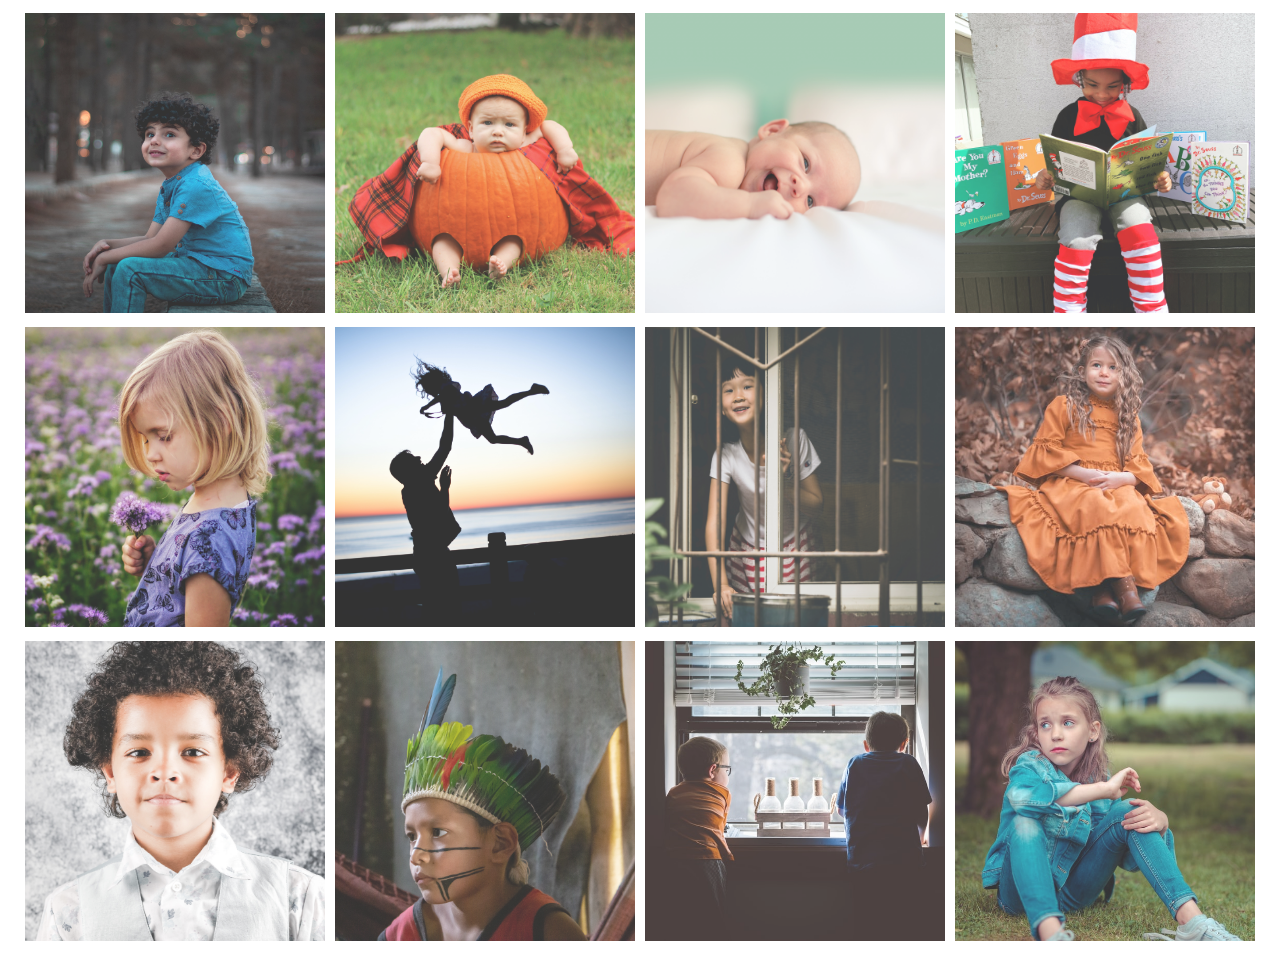
<file: index.html>
<!DOCTYPE html>
<html lang="en">
<head>
    <meta charset="UTF-8">
    <meta http-equiv="X-UA-Compatible" content="IE=edge">
    <meta name="viewport" content="width=
    , initial-scale=1.0">
    <title>ProjectFlex</title>
    <link rel="stylesheet" href="style.css">
</head>
<body>
    <div class="container">
        <div class="box"><img src="images/b1.jpg" alt=""></div>
        <div class="box"><img src="images/b2.jpg" alt=""></div>
        <div class="box"><img src="images/b3.jpg" alt=""></div>
        <div class="box"><img src="images/b4.jpg" alt=""></div>
        <div class="box"><img src="images/b5.jpg" alt=""></div>
        <div class="box"><img src="images/b6.jpg" alt=""></div>
        <div class="box"><img src="images/b7.jpg" alt=""></div>
        <div class="box"><img src="images/b8.jpg" alt=""></div>
        <div class="box"><img src="images/b9.jpg" alt=""></div>
        <div class="box"><img src="images/b10.jpg" alt=""></div>
        <div class="box"><img src="images/b11.jpg" alt=""></div>
        <div class="box"><img src="images/b12.jpg" alt=""></div>
    </div>
    
</body>
</html>
</file>
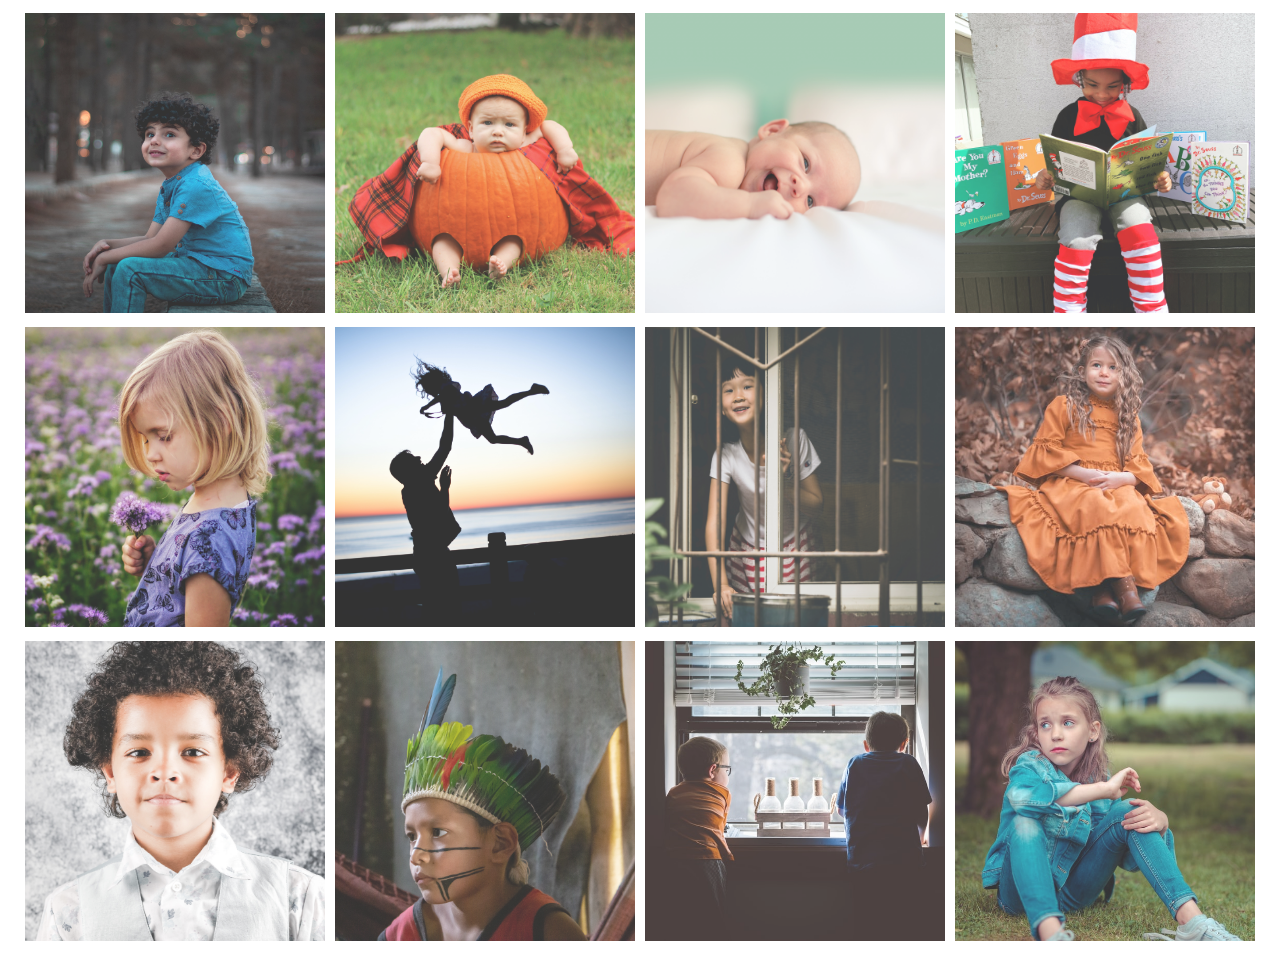
<file: demoflex.html>
<!DOCTYPE html>
<html lang="en">
<head>
    <meta charset="UTF-8">
    <meta http-equiv="X-UA-Compatible" content="IE=edge">
    <meta name="viewport" content="width=
    , initial-scale=1.0">
    <title>ProjectFlex</title>
    <link rel="stylesheet" href="style.css">
</head>
<body>
    <div class="container">
        <div class="box"><img src="images/b1.jpg" alt=""></div>
        <div class="box"><img src="images/b2.jpg" alt=""></div>
        <div class="box"><img src="images/b3.jpg" alt=""></div>
        <div class="box"><img src="images/b4.jpg" alt=""></div>
        <div class="box"><img src="images/b5.jpg" alt=""></div>
        <div class="box"><img src="images/b6.jpg" alt=""></div>
        <div class="box"><img src="images/b7.jpg" alt=""></div>
        <div class="box"><img src="images/b8.jpg" alt=""></div>
        <div class="box"><img src="images/b9.jpg" alt=""></div>
        <div class="box"><img src="images/b10.jpg" alt=""></div>
        <div class="box"><img src="images/b11.jpg" alt=""></div>
        <div class="box"><img src="images/b12.jpg" alt=""></div>


    </div>
    
</body>
</html>
</file>
<file: style.css>
img{
    width:300px;
    height:300px;
}
.container{
    display:flex; /*arranges all images in a row*/
    flex-wrap:wrap; /*brings images with respect to screen size*/
    justify-content: center; /*brings images to center*/
       
}
.box{
    padding:5px; /*space between boxes*/
    opacity:0.8; /*to reduce image opacity*/
}

.box:hover{ /*image transitions when hovered over*/
    opacity:1;
    transition:.9s; /*transition time */
}
</file>
